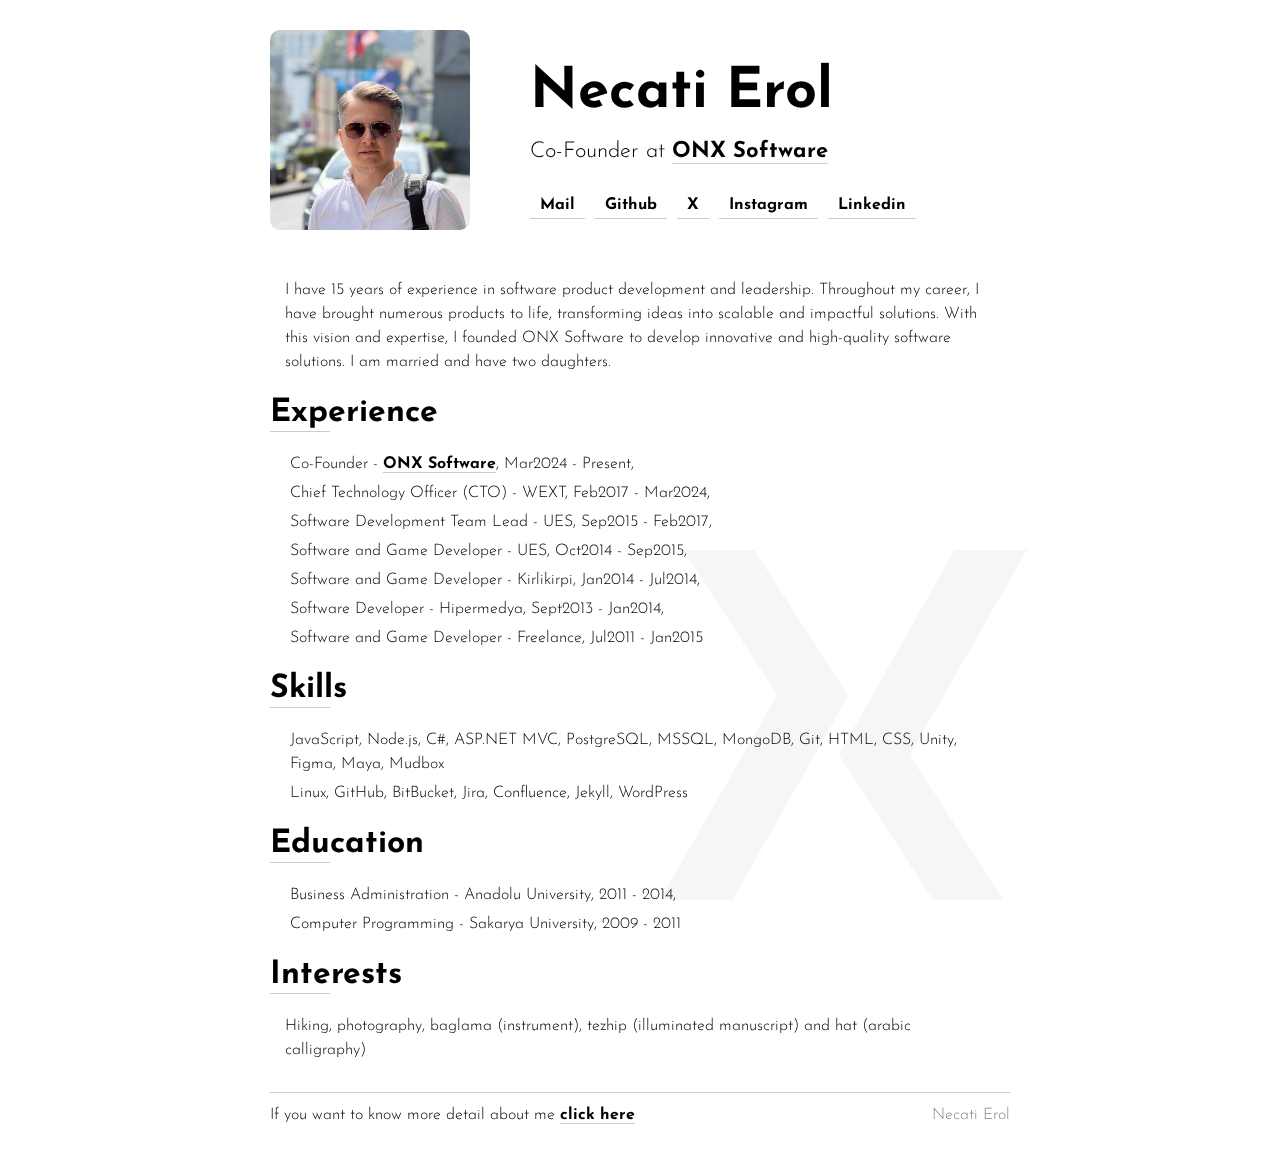
<file: index.html>
<!DOCTYPE html>
<html lang="en">

<head>
  <meta charset="UTF-8">
  <meta name="viewport" content="width=device-width, initial-scale=1.0">
  <link href="https://fonts.googleapis.com/css2?family=Josefin+Sans:wght@300&display=swap" rel="stylesheet">
  <link rel="stylesheet" href="main.css">
  <link rel="icon" type="image/ico" href="img/favicon.ico">
  <title>Necati Erol</title>
</head>

<body>
  <header>
    <div class="header-container">
      <div class="header-left">
        <img src="img/photo.jpg" alt="Profile Photo" class="profile-photo">
      </div>
      <div class="header-right">
        <h1>Necati Erol</h1>
        <p class="subtitle">Co-Founder at <a href="http://onx.software" target="_blank">ONX Software</a></p>
        <div class="social-media-links">
          <a href="mailto:im@necatierol.com">Mail</a>
          <a target="_blank" href="https://github.com/necatierol">Github</a>
          <a target="_blank" href="https://x.com/necatieroltr">X</a>
          <a target="_blank" href="https://www.instagram.com/necatieroltr">Instagram</a>
          <a target="_blank" href="https://linkedin.com/in/necatierol">Linkedin</a>
        </div>
      </div>
    </div>
  </header>

  <main>
    <section class="content">
      <p>I have 15 years of experience in software product development and leadership. Throughout my career, I have brought numerous products to life, transforming ideas into scalable and impactful solutions. With this vision and expertise, I founded ONX Software to develop innovative and high-quality software solutions. I am married and have two daughters.</p>
      <h2>Experience</h2>
      <ul>
        <li>Co-Founder - <a href="http://onx.software" targer="_blank">ONX Software</a>, ​​​​Mar2024 - Present,</li>
        <li>Chief Technology Officer (CTO) - WEXT, Feb​​​​2017 - Mar2024,</li>
        <li>Software Development Team Lead - UES, Sep​​​​2015 - Feb​​​​2017,</li>
        <li>Software and Game Developer - UES, Oct2014 - Sep​​​​2015,</li>
        <li>Software and Game Developer - Kirlikirpi, Jan2014 - Jul2014,</li>
        <li>Software Developer - Hipermedya, Sept2013 - Jan2014,</li>
        <li>Software and Game Developer - Freelance, Jul2011 - Jan2015</li>
      </ul>
      <h2>Skills</h2>
      <ul>
        <li>JavaScript, Node.js, C#, ASP.NET MVC, PostgreSQL, MSSQL, MongoDB, Git, HTML, CSS, Unity, Figma, Maya, Mudbox
        </li>
        <li>Linux, GitHub, BitBucket, Jira, Confluence, Jekyll, WordPress</li>
      </ul>
      <h2>Education</h2>
      <ul>
        <li>Business Administration - Anadolu University, 2011 - 2014,</li>
        <li>Computer Programming - Sakarya University, 2009 - 2011</li>
      </ul>
      <h2>Interests</h2>
      <p>
        Hiking, photography, baglama (instrument), tezhip (illuminated manuscript) and hat (arabic calligraphy)
      </p>
    </section>
  </main>
  <footer>
    If you want to know more detail about me <a href="detailed.html">click here</a>
    <span class="footer-right">Necati Erol</span>
  </footer>
  <div class="x-icon"></div>
</body>

</html>
</file>
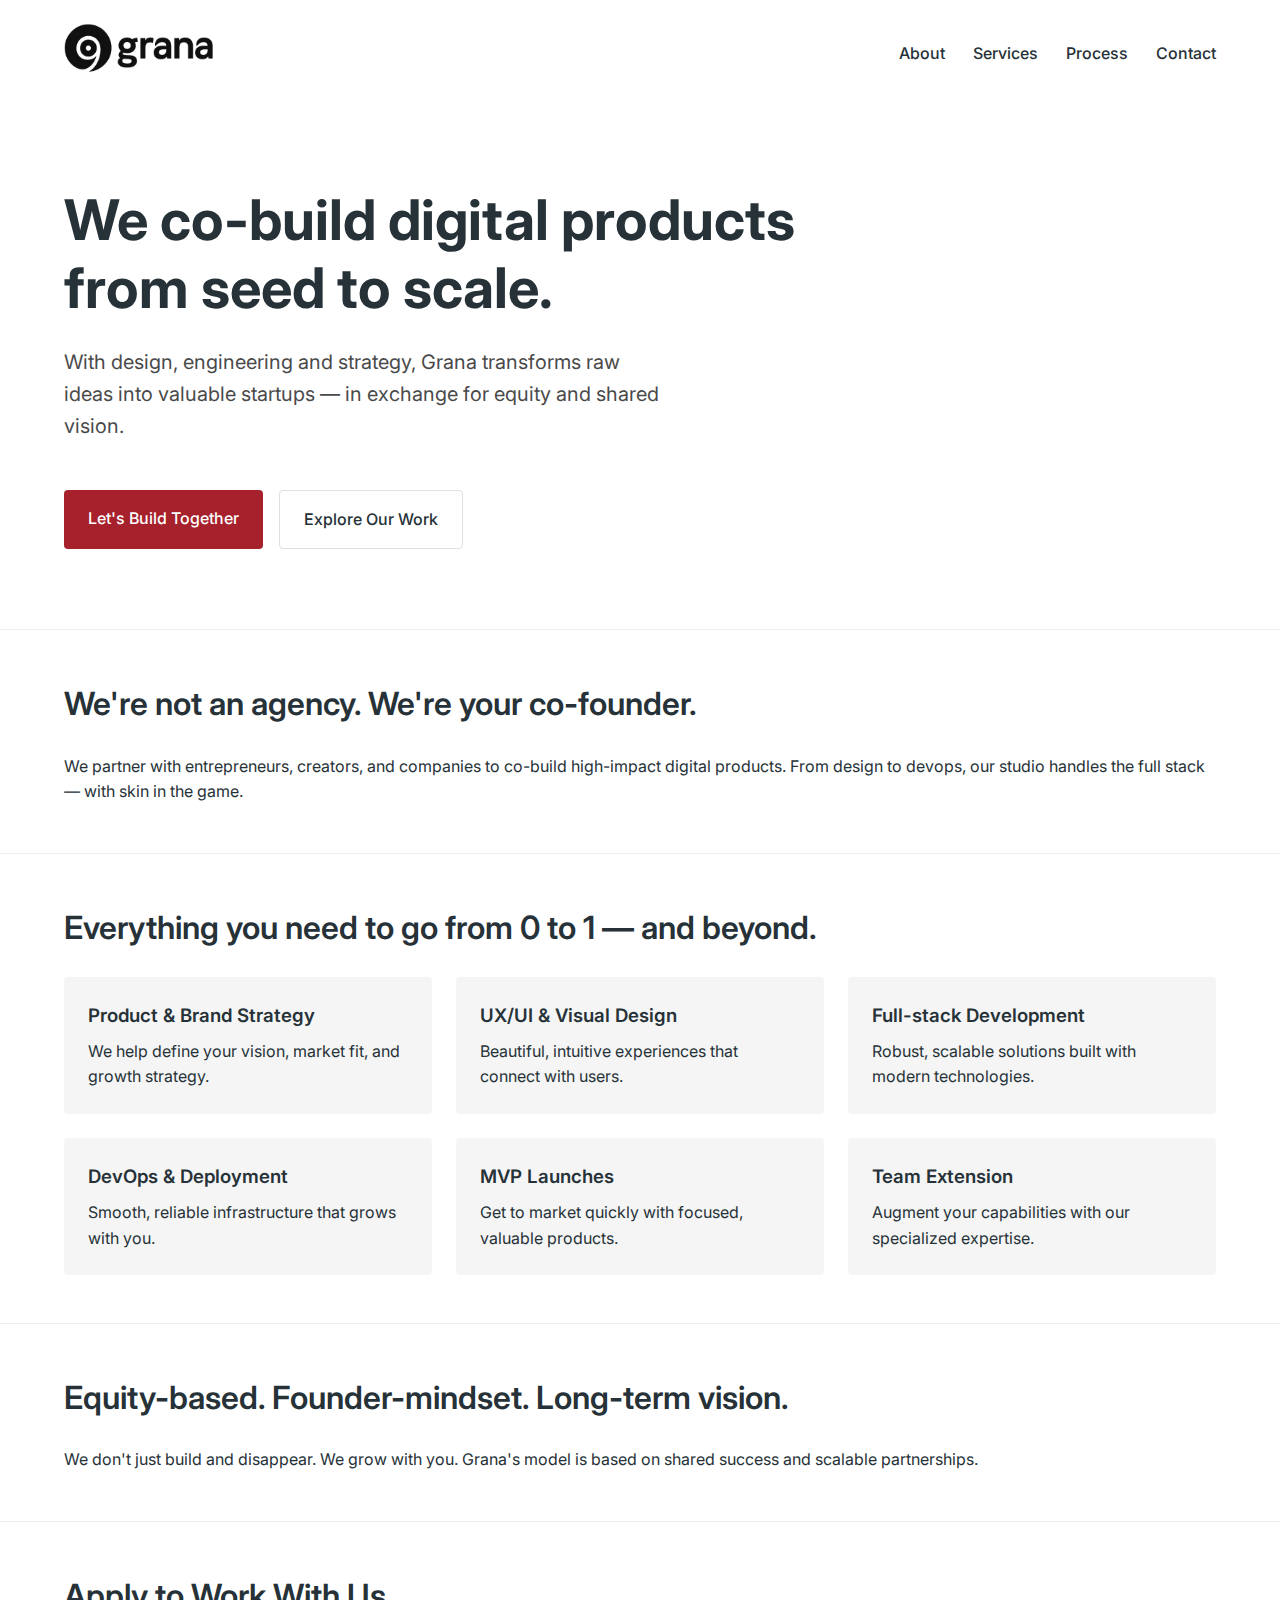
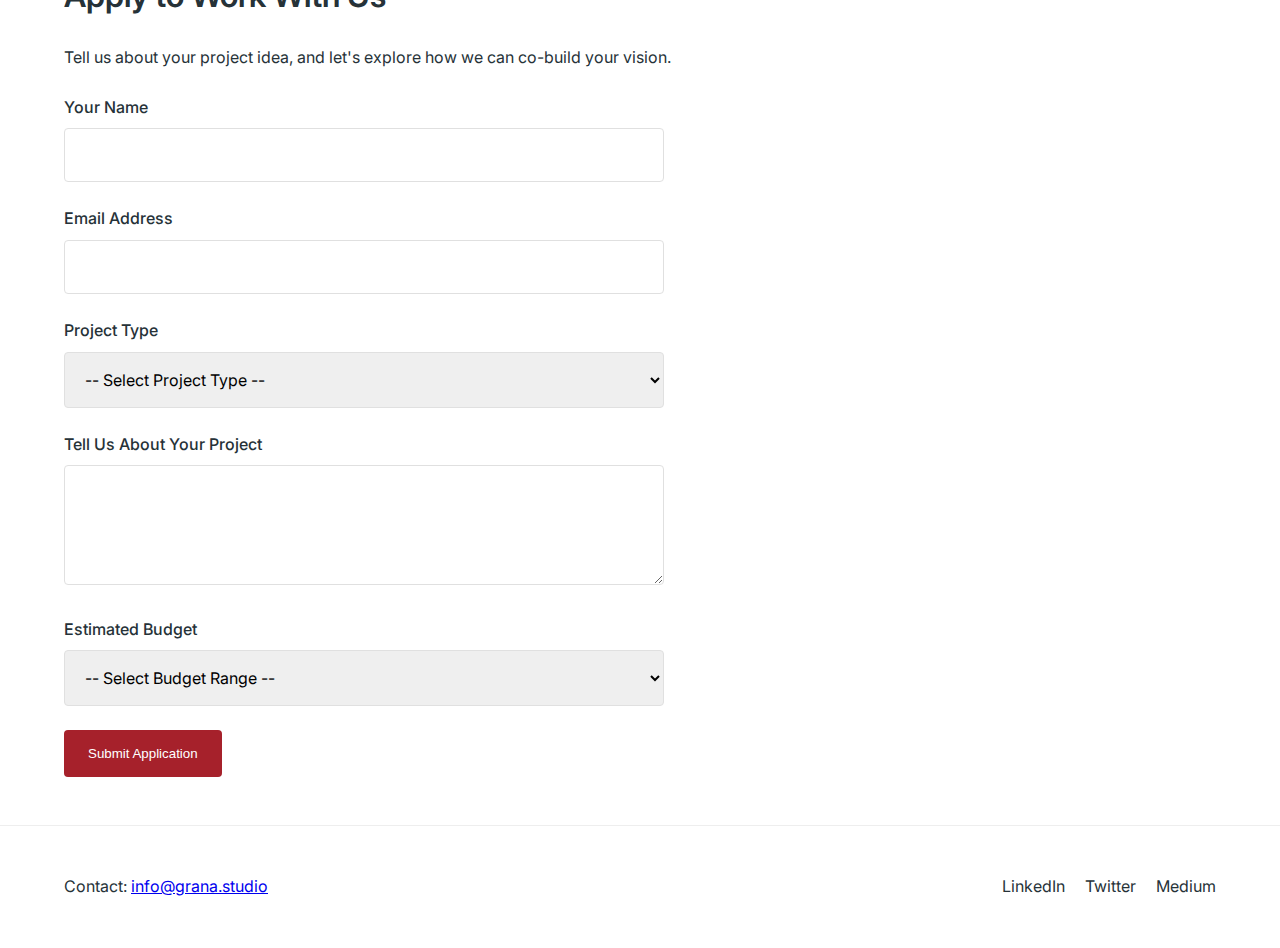
<file: grana/index.html>
<!DOCTYPE html>
<html lang="en">
<head>
  <meta charset="UTF-8" />
  <meta name="viewport" content="width=device-width, initial-scale=1.0" />
  <title>Grana Studio | Venture Studio</title>
  <link rel="preconnect" href="https://fonts.googleapis.com">
  <link rel="preconnect" href="https://fonts.gstatic.com" crossorigin>
  <link href="https://fonts.googleapis.com/css2?family=Inter:wght@300;400;500;600;700&display=swap" rel="stylesheet">
  <style>
    :root {
      --primary: #263238;
      --accent: #A6212B;
      --light: #FFFFFF;
      --gray-100: #F5F5F5;
      --gray-200: #EEEEEE;
      --gray-300: #E0E0E0;
      --space-xs: 8px;
      --space-sm: 16px;
      --space-md: 24px;
      --space-lg: 48px;
      --space-xl: 80px;
    }
    
    * {
      box-sizing: border-box;
      margin: 0;
      padding: 0;
    }
    
    body {
      font-family: 'Inter', sans-serif;
      line-height: 1.6;
      color: var(--primary);
      background-color: var(--light);
    }
    
    .container {
      max-width: 1200px;
      margin: 0 auto;
      padding: 0 var(--space-md);
    }
    
    nav {
      display: flex;
      justify-content: space-between;
      align-items: center;
      padding: var(--space-md) 0;
    }
    
    .logo {
      font-weight: 700;
      font-size: 1.5rem;
      color: var(--primary);
      text-decoration: none;
    }
    
    .nav-links a {
      margin-left: var(--space-md);
      color: var(--primary);
      text-decoration: none;
      font-weight: 500;
      transition: color 0.2s;
    }
    
    .nav-links a:hover {
      color: var(--accent);
    }
    
    .hero {
      padding: var(--space-xl) 0;
      display: flex;
      flex-direction: column;
      align-items: flex-start;
      gap: var(--space-md);
    }
    
    h1 {
      font-size: 3.5rem;
      font-weight: 700;
      line-height: 1.2;
      max-width: 800px;
    }
    
    .subtitle {
      font-size: 1.25rem;
      font-weight: 400;
      color: #4A4A4A;
      max-width: 600px;
    }
    
    .cta-buttons {
      display: flex;
      gap: var(--space-sm);
      margin-top: var(--space-md);
    }
    
    .btn {
      padding: var(--space-sm) var(--space-md);
      border-radius: 4px;
      font-weight: 500;
      text-decoration: none;
      transition: all 0.2s;
    }
    
    .btn-primary {
      background-color: var(--accent);
      color: white;
    }
    
    .btn-primary:hover {
      background-color: #8A1B23;
    }
    
    .btn-secondary {
      background-color: transparent;
      color: var(--primary);
      border: 1px solid var(--gray-300);
    }
    
    .btn-secondary:hover {
      background-color: var(--gray-100);
    }
    
    .section {
      padding: var(--space-lg) 0;
      border-top: 1px solid var(--gray-200);
    }
    
    h2 {
      font-size: 2rem;
      font-weight: 600;
      margin-bottom: var(--space-md);
    }
    
    .services {
      display: grid;
      grid-template-columns: repeat(auto-fill, minmax(300px, 1fr));
      gap: var(--space-md);
      margin-top: var(--space-md);
    }
    
    .service-item {
      padding: var(--space-md);
      background-color: var(--gray-100);
      border-radius: 4px;
    }
    
    .service-item h3 {
      margin-bottom: var(--space-xs);
      font-weight: 600;
    }
    
    .form-container {
      margin-top: var(--space-md);
      max-width: 600px;
    }
    
    .form-group {
      margin-bottom: var(--space-md);
    }
    
    label {
      display: block;
      margin-bottom: var(--space-xs);
      font-weight: 500;
    }
    
    input, textarea, select {
      width: 100%;
      padding: var(--space-sm);
      border: 1px solid var(--gray-300);
      border-radius: 4px;
      font-family: 'Inter', sans-serif;
      font-size: 1rem;
    }
    
    textarea {
      min-height: 120px;
      resize: vertical;
    }
    
    .submit-btn {
      background-color: var(--accent);
      color: white;
      border: none;
      padding: var(--space-sm) var(--space-md);
      border-radius: 4px;
      font-weight: 500;
      cursor: pointer;
      transition: background-color 0.2s;
    }
    
    .submit-btn:hover {
      background-color: #8A1B23;
    }
    
    footer {
      padding: var(--space-lg) 0;
      border-top: 1px solid var(--gray-200);
    }
    
    .footer-content {
      display: flex;
      justify-content: space-between;
      align-items: center;
    }
    
    .social a {
      margin-left: var(--space-sm);
      color: var(--primary);
      text-decoration: none;
    }
    
    @media (max-width: 768px) {
      h1 {
        font-size: 2.5rem;
      }
      
      .services {
        grid-template-columns: 1fr;
      }
      
      .footer-content {
        flex-direction: column;
        gap: var(--space-md);
        text-align: center;
      }
      
      .social {
        margin-top: var(--space-sm);
      }
    }
  </style>
</head>
<body>
  <div class="container">
    <nav>
      <a href="#" class="logo">
        <img src="./logo.svg" alt="Grana Logo" height="48">
      </a>
      <div class="nav-links">
        <a href="#about">About</a>
        <a href="#services">Services</a>
        <a href="#process">Process</a>
        <a href="#contact">Contact</a>
      </div>
    </nav>
    
    <div class="hero">
      <h1>We co-build digital products from seed to scale.</h1>
      <p class="subtitle">With design, engineering and strategy, Grana transforms raw ideas into valuable startups — in exchange for equity and shared vision.</p>
      <div class="cta-buttons">
        <a href="#contact" class="btn btn-primary">Let's Build Together</a>
        <a href="#work" class="btn btn-secondary">Explore Our Work</a>
      </div>
    </div>
  </div>
  
  <section class="section" id="about">
    <div class="container">
      <h2>We're not an agency. We're your co-founder.</h2>
      <p>We partner with entrepreneurs, creators, and companies to co-build high-impact digital products. From design to devops, our studio handles the full stack — with skin in the game.</p>
    </div>
  </section>
  
  <section class="section" id="services">
    <div class="container">
      <h2>Everything you need to go from 0 to 1 — and beyond.</h2>
      <div class="services">
        <div class="service-item">
          <h3>Product & Brand Strategy</h3>
          <p>We help define your vision, market fit, and growth strategy.</p>
        </div>
        <div class="service-item">
          <h3>UX/UI & Visual Design</h3>
          <p>Beautiful, intuitive experiences that connect with users.</p>
        </div>
        <div class="service-item">
          <h3>Full-stack Development</h3>
          <p>Robust, scalable solutions built with modern technologies.</p>
        </div>
        <div class="service-item">
          <h3>DevOps & Deployment</h3>
          <p>Smooth, reliable infrastructure that grows with you.</p>
        </div>
        <div class="service-item">
          <h3>MVP Launches</h3>
          <p>Get to market quickly with focused, valuable products.</p>
        </div>
        <div class="service-item">
          <h3>Team Extension</h3>
          <p>Augment your capabilities with our specialized expertise.</p>
        </div>
      </div>
    </div>
  </section>
  
  <section class="section" id="process">
    <div class="container">
      <h2>Equity-based. Founder-mindset. Long-term vision.</h2>
      <p>We don't just build and disappear. We grow with you. Grana's model is based on shared success and scalable partnerships.</p>
    </div>
  </section>
  
  <section class="section" id="contact">
    <div class="container">
      <h2>Apply to Work With Us</h2>
      <p>Tell us about your project idea, and let's explore how we can co-build your vision.</p>
      
      <div class="form-container">
        <form id="application-form">
          <div class="form-group">
            <label for="name">Your Name</label>
            <input type="text" id="name" name="name" required>
          </div>
          
          <div class="form-group">
            <label for="email">Email Address</label>
            <input type="email" id="email" name="email" required>
          </div>
          
          <div class="form-group">
            <label for="project-type">Project Type</label>
            <select id="project-type" name="project-type" required>
              <option value="">-- Select Project Type --</option>
              <option value="new-startup">New Startup</option>
              <option value="existing-business">Existing Business</option>
              <option value="mvp">MVP Development</option>
              <option value="product-enhancement">Product Enhancement</option>
              <option value="other">Other</option>
            </select>
          </div>
          
          <div class="form-group">
            <label for="description">Tell Us About Your Project</label>
            <textarea id="description" name="description" required></textarea>
          </div>
          
          <div class="form-group">
            <label for="budget">Estimated Budget</label>
            <select id="budget" name="budget">
              <option value="">-- Select Budget Range --</option>
              <option value="under-50k">Under $50K</option>
              <option value="50k-100k">$50K - $100K</option>
              <option value="100k-250k">$100K - $250K</option>
              <option value="250k+">$250K+</option>
              <option value="equity-only">Equity Only</option>
            </select>
          </div>
          
          <button type="submit" class="submit-btn">Submit Application</button>
        </form>
      </div>
    </div>
  </section>
  
  <footer>
    <div class="container">
      <div class="footer-content">
        <div>
          <p>Contact: <a href="mailto:info@grana.studio">info@grana.studio</a></p>
        </div>
        <div class="social">
          <a href="#">LinkedIn</a>
          <a href="#">Twitter</a>
          <a href="#">Medium</a>
        </div>
      </div>
    </div>
  </footer>
</body>
</html>
</file>
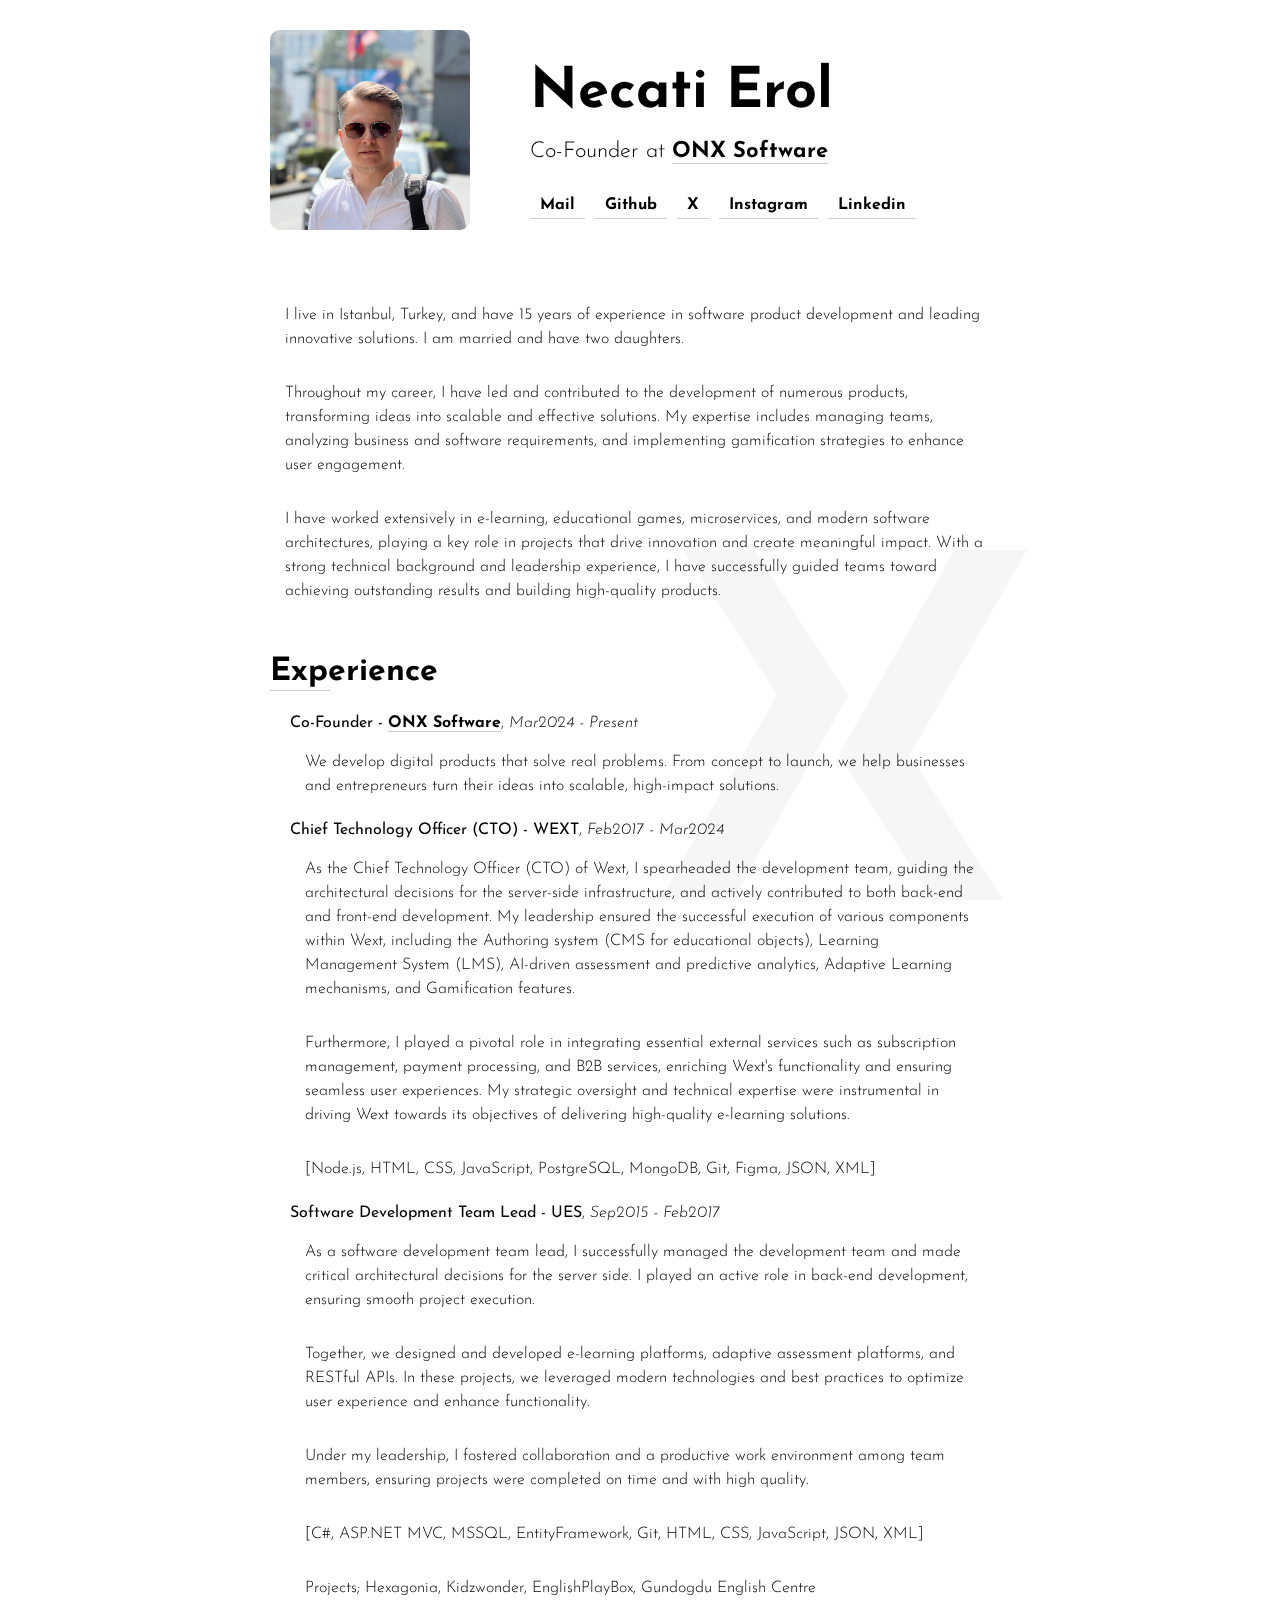
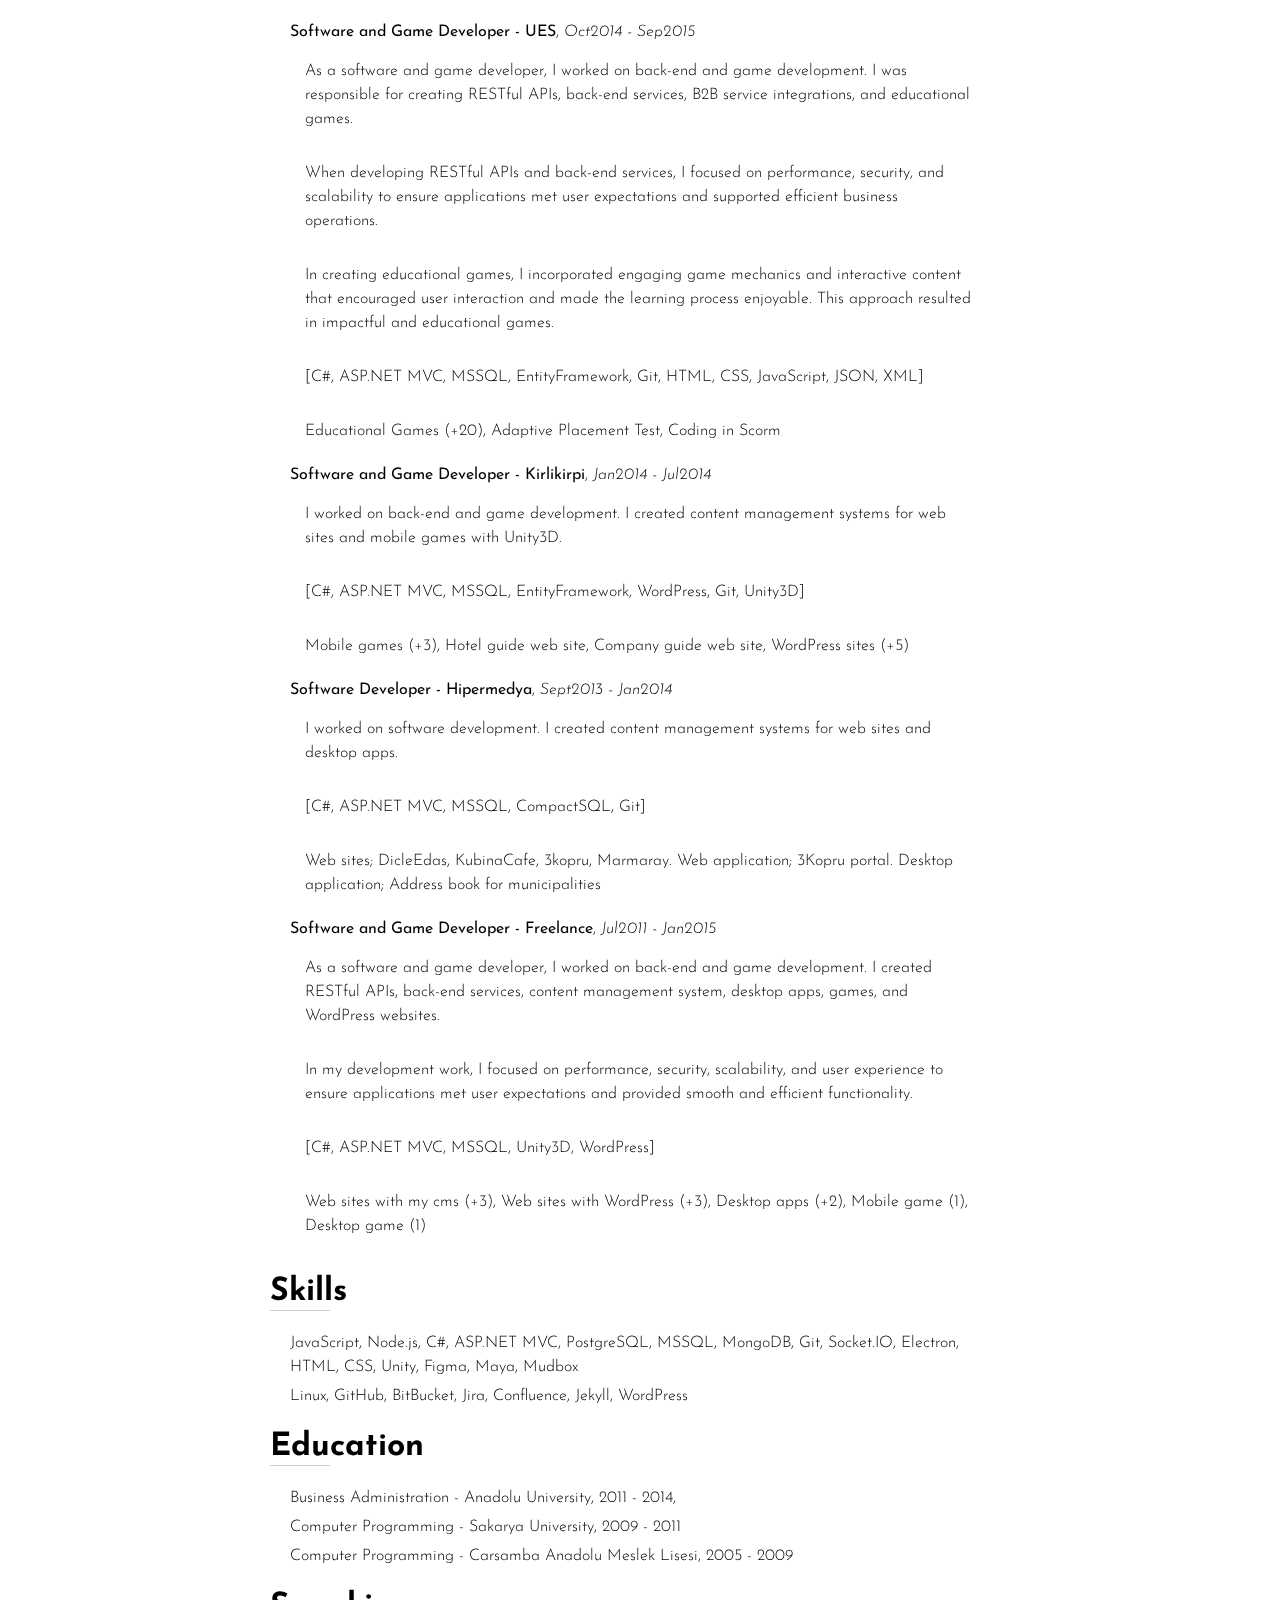
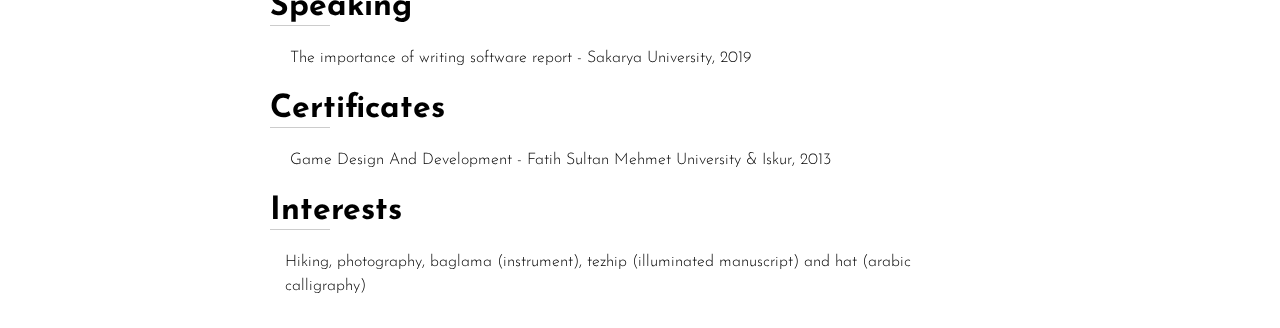
<file: detailed-resume.html>
<!DOCTYPE html>
<html lang="en">

<head>
  <meta charset="UTF-8">
  <meta name="viewport" content="width=device-width, initial-scale=1.0">
  <link href="https://fonts.googleapis.com/css2?family=Josefin+Sans:wght@300&display=swap" rel="stylesheet">
  <link rel="stylesheet" href="main.css">
  <title>Necati Erol</title>
</head>

<body>
  <header>
    <div class="header-container">
      <div class="header-left">
        <img src="photo.jpg" alt="Profile Photo" class="profile-photo">
      </div>
      <div class="header-right">
        <h1>Necati Erol</h1>
        <p class="subtitle">Co-Founder at <a href="http://onx.software" target="_blank">ONX Software</a></p>
        <div class="social-media-links">
          <a href="mailto:im@necatierol.com">Mail</a>
          <a target="_blank" href="https://github.com/necatierol">Github</a>
          <a target="_blank" href="https://x.com/necatieroltr">X</a>
          <a target="_blank" href="https://www.instagram.com/necatieroltr">Instagram</a>
          <a target="_blank" href="https://linkedin.com/in/necatierol">Linkedin</a>
        </div>
      </div>
    </div>
  </header>

  <main>
    <section class="bio">
      <p>I live in Istanbul, Turkey, and have 15 years of experience in software product development and leading innovative solutions. I am married and have two daughters.</p>  
      <p>Throughout my career, I have led and contributed to the development of numerous products, transforming ideas into scalable and effective solutions. My expertise includes managing teams, analyzing business and software requirements, and implementing gamification strategies to enhance user engagement.</p>  
      <p>I have worked extensively in e-learning, educational games, microservices, and modern software architectures, playing a key role in projects that drive innovation and create meaningful impact. With a strong technical background and leadership experience, I have successfully guided teams toward achieving outstanding results and building high-quality products.</p>  
    </section>
    <section class="detailed-contents">
      <h2>Experience</h2>
      <ul>
        <li>
          <b>Co-Founder - <a href="http://onx.software" targer="_blank">ONX Software</a></b>, <i>Mar2024 - Present</i>
          <p>
            We develop digital products that solve real problems. From concept to launch, we help businesses and entrepreneurs turn their ideas into scalable, high-impact solutions.
          </p>
        </li>
        <li>
          <b>Chief Technology Officer (CTO) - WEXT</b>, <i>Feb​​​​2017 - Mar2024</i>
          <p>As the Chief Technology Officer (CTO) of Wext, I spearheaded the development team, guiding the architectural decisions for the server-side infrastructure, and actively contributed to both back-end and front-end development. My leadership ensured the successful execution of various components within Wext, including the Authoring system (CMS for educational objects), Learning Management System (LMS), AI-driven assessment and predictive analytics, Adaptive Learning mechanisms, and Gamification features.</p>
          <p>Furthermore, I played a pivotal role in integrating essential external services such as subscription management, payment processing, and B2B services, enriching Wext's functionality and ensuring seamless user experiences. My strategic oversight and technical expertise were instrumental in driving Wext towards its objectives of delivering high-quality e-learning solutions.</p>
          <p>[Node.js, HTML, CSS, JavaScript, PostgreSQL, MongoDB, Git, Figma, JSON, XML]</p>
        </li>
        <li>
          <b>Software Development Team Lead - UES</b>, <i>Sep​​​​2015 - Feb​​​​2017</i>
          <p>As a software development team lead, I successfully managed the development team and made critical architectural decisions for the server side. I played an active role in back-end development, ensuring smooth project execution.</p>
          <p>Together, we designed and developed e-learning platforms, adaptive assessment platforms, and RESTful APIs. In these projects, we leveraged modern technologies and best practices to optimize user experience and enhance functionality.</p>
          <p>Under my leadership, I fostered collaboration and a productive work environment among team members, ensuring projects were completed on time and with high quality.</p>
          <p>[C#, ASP.NET MVC, MSSQL, EntityFramework, Git, HTML, CSS, JavaScript, JSON, XML]</p>
          <p>Projects; Hexagonia, Kidzwonder, EnglishPlayBox, Gundogdu English Centre</p>
        </li>
        <li>
          <b>Software and Game Developer - UES</b>, <i>Oct2014 - Sep​​​​2015</i>
          <p>As a software and game developer, I worked on back-end and game development. I was responsible for creating RESTful APIs, back-end services, B2B service integrations, and educational games.</p>
          <p>When developing RESTful APIs and back-end services, I focused on performance, security, and scalability to ensure applications met user expectations and supported efficient business operations.</p>
          <p>In creating educational games, I incorporated engaging game mechanics and interactive content that encouraged user interaction and made the learning process enjoyable. This approach resulted in impactful and educational games.</p>
          <p>[C#, ASP.NET MVC, MSSQL, EntityFramework, Git, HTML, CSS, JavaScript, JSON, XML]</p>
          <p>Educational Games (+20), Adaptive Placement Test, Coding in Scorm</p>
        </li>
        <li>
          <b>Software and Game Developer - Kirlikirpi</b>, <i>Jan2014 - Jul2014</i>
          <p>
            I worked on back-end and game development. I created content management systems for web sites and mobile games
            with Unity3D.
          </p>
          <p>[C#, ASP.NET MVC, MSSQL, EntityFramework, WordPress, Git, Unity3D]</p>
          <p>Mobile games (+3), Hotel guide web site, Company guide web site, WordPress sites (+5)</p>
        </li>
        <li>
          <b>Software Developer - Hipermedya</b>, <i>Sept2013 - Jan2014</i>
          <p>
            I worked on software development. I created content management systems for web sites and desktop apps.
          </p>
          <p>[C#, ASP.NET MVC, MSSQL, CompactSQL, Git]</p>
          <p>Web sites; DicleEdas, KubinaCafe, 3kopru, Marmaray. Web application; 3Kopru portal. Desktop application;
            Address book for municipalities</p>
        </li>
        <li>
          <b>Software and Game Developer - Freelance</b>, <i>Jul2011 - Jan2015</i>
          <p>As a software and game developer, I worked on back-end and game development. I created RESTful APIs, back-end services, content management system, desktop apps, games, and WordPress websites.</p>
          <p>In my development work, I focused on performance, security, scalability, and user experience to ensure applications met user expectations and provided smooth and efficient functionality.</p>
          <p>[C#, ASP.NET MVC, MSSQL, Unity3D, WordPress]</p>
          <p>Web sites with my cms (+3), Web sites with WordPress (+3), Desktop apps (+2), Mobile game (1), Desktop game
            (1)</p>
        </li>
      </ul>
      <h2>Skills</h2>
      <ul>
        <li>
          JavaScript, Node.js, C#, ASP.NET MVC, PostgreSQL, MSSQL, MongoDB, Git, Socket.IO, Electron, HTML, CSS, Unity, Figma, Maya, Mudbox
        </li>
        <li>
          Linux, GitHub, BitBucket, Jira, Confluence, Jekyll, WordPress
        </li>
      </ul>
      <h2>Education</h2>
      <ul>
        <li>Business Administration - Anadolu University, 2011 - 2014,</li>
        <li>Computer Programming - Sakarya University, 2009 - 2011</li>
        <li>Computer Programming - Carsamba Anadolu Meslek Lisesi, 2005 - 2009</li>
      </ul>
      <h2>Speaking</h2>
      <ul>
        <li>The importance of writing software report - Sakarya University, 2019</li>
      </ul>
      <h2>Certificates</h2>
      <ul>
        <li>Game Design And Development - Fatih Sultan Mehmet University & Iskur, 2013</li>
      </ul>
      <h2>Interests</h2>
      <p>
        Hiking, photography, baglama (instrument), tezhip (illuminated manuscript) and hat (arabic calligraphy)
      </p>
    </section>
  </main>
  <div class="x-icon"></div>
</body>

</html>
</file>
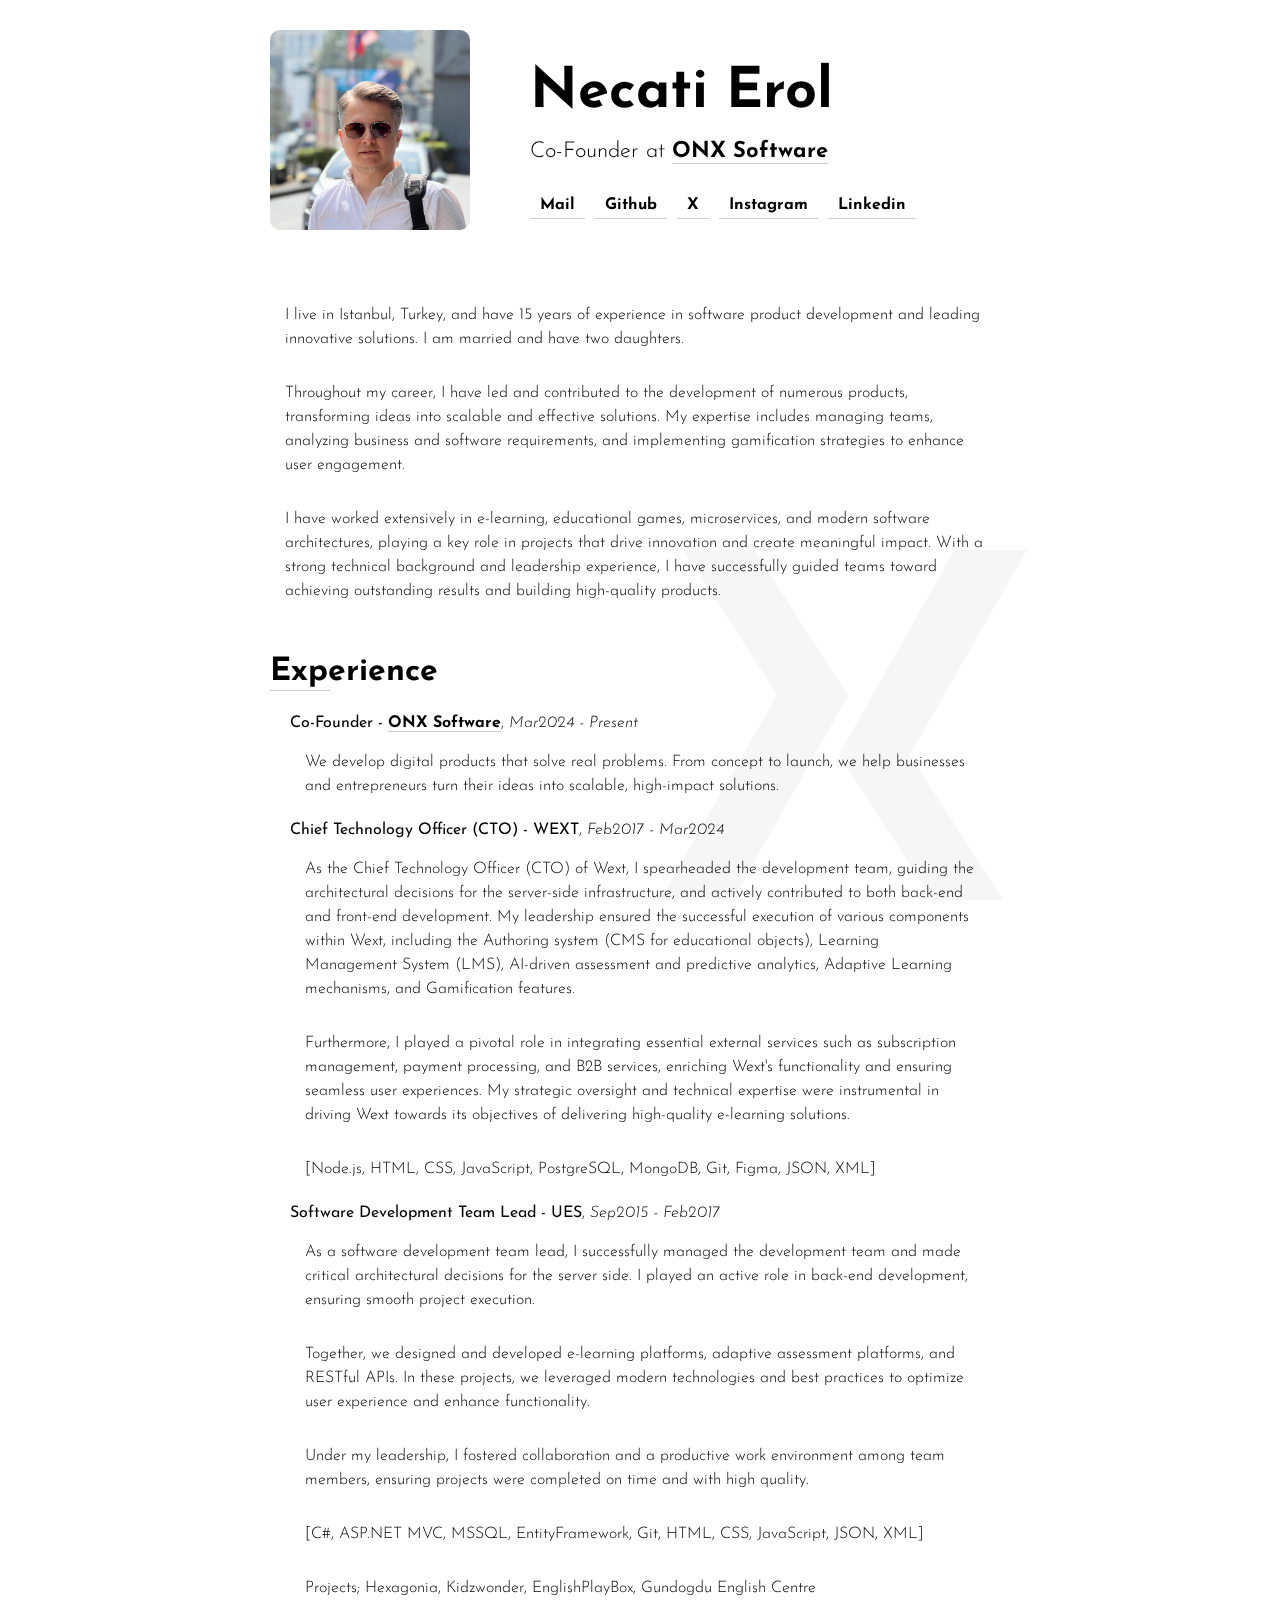
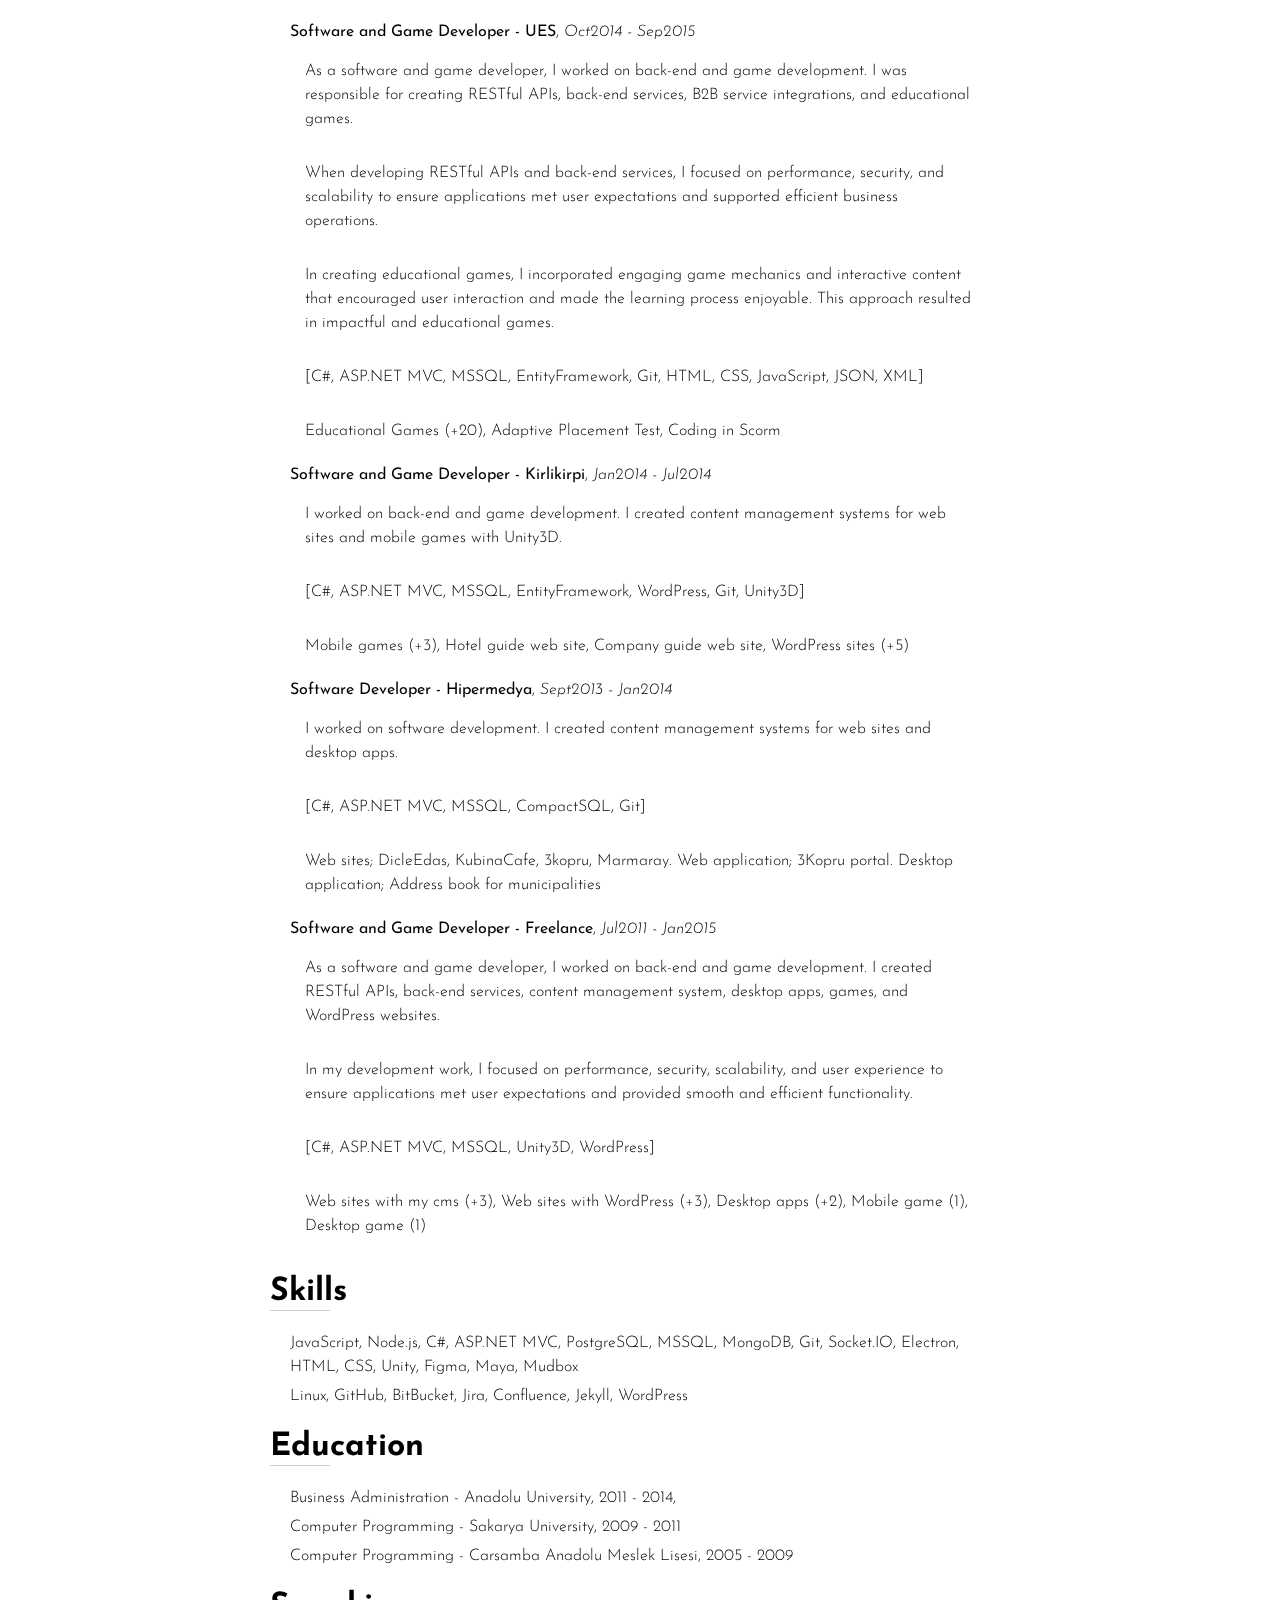
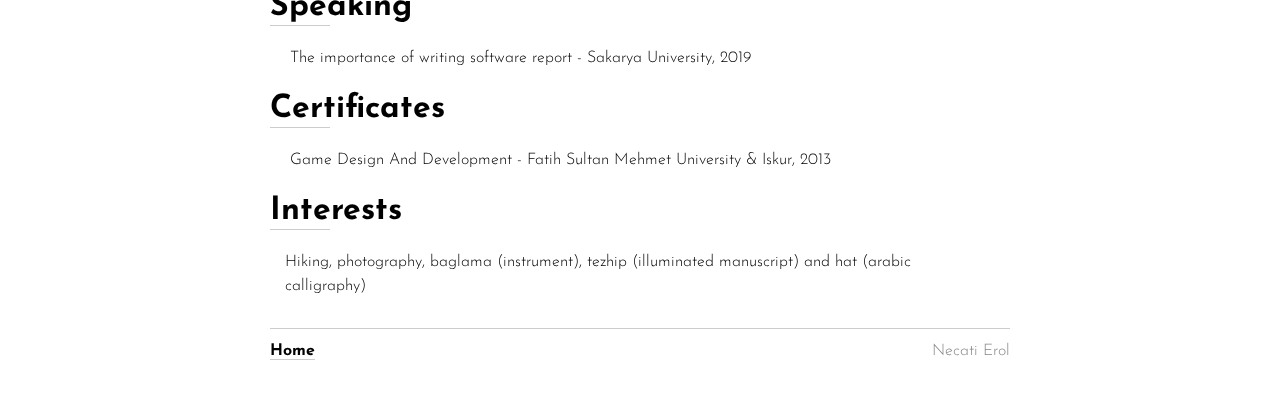
<file: detailed.html>
<!DOCTYPE html>
<html lang="en">

<head>
  <meta charset="UTF-8">
  <meta name="viewport" content="width=device-width, initial-scale=1.0">
  <link href="https://fonts.googleapis.com/css2?family=Josefin+Sans:wght@300&display=swap" rel="stylesheet">
  <link rel="stylesheet" href="main.css">
  <link rel="icon" type="image/ico" href="img/favicon.ico">
  <title>Necati Erol</title>
</head>

<body>
  <header>
    <div class="header-container">
      <div class="header-left">
        <img src="img/photo.jpg" alt="Profile Photo" class="profile-photo">
      </div>
      <div class="header-right">
        <h1>Necati Erol</h1>
        <p class="subtitle">Co-Founder at <a href="http://onx.software" target="_blank">ONX Software</a></p>
        <div class="social-media-links">
          <a href="mailto:im@necatierol.com">Mail</a>
          <a target="_blank" href="https://github.com/necatierol">Github</a>
          <a target="_blank" href="https://x.com/necatieroltr">X</a>
          <a target="_blank" href="https://www.instagram.com/necatieroltr">Instagram</a>
          <a target="_blank" href="https://linkedin.com/in/necatierol">Linkedin</a>
        </div>
      </div>
    </div>
  </header>

  <main>
    <section class="bio">
      <p>I live in Istanbul, Turkey, and have 15 years of experience in software product development and leading innovative solutions. I am married and have two daughters.</p>  
      <p>Throughout my career, I have led and contributed to the development of numerous products, transforming ideas into scalable and effective solutions. My expertise includes managing teams, analyzing business and software requirements, and implementing gamification strategies to enhance user engagement.</p>  
      <p>I have worked extensively in e-learning, educational games, microservices, and modern software architectures, playing a key role in projects that drive innovation and create meaningful impact. With a strong technical background and leadership experience, I have successfully guided teams toward achieving outstanding results and building high-quality products.</p>  
    </section>
    <section class="detailed-contents">
      <h2>Experience</h2>
      <ul>
        <li>
          <b>Co-Founder - <a href="http://onx.software" targer="_blank">ONX Software</a></b>, <i>Mar2024 - Present</i>
          <p>
            We develop digital products that solve real problems. From concept to launch, we help businesses and entrepreneurs turn their ideas into scalable, high-impact solutions.
          </p>
        </li>
        <li>
          <b>Chief Technology Officer (CTO) - WEXT</b>, <i>Feb​​​​2017 - Mar2024</i>
          <p>As the Chief Technology Officer (CTO) of Wext, I spearheaded the development team, guiding the architectural decisions for the server-side infrastructure, and actively contributed to both back-end and front-end development. My leadership ensured the successful execution of various components within Wext, including the Authoring system (CMS for educational objects), Learning Management System (LMS), AI-driven assessment and predictive analytics, Adaptive Learning mechanisms, and Gamification features.</p>
          <p>Furthermore, I played a pivotal role in integrating essential external services such as subscription management, payment processing, and B2B services, enriching Wext's functionality and ensuring seamless user experiences. My strategic oversight and technical expertise were instrumental in driving Wext towards its objectives of delivering high-quality e-learning solutions.</p>
          <p>[Node.js, HTML, CSS, JavaScript, PostgreSQL, MongoDB, Git, Figma, JSON, XML]</p>
        </li>
        <li>
          <b>Software Development Team Lead - UES</b>, <i>Sep​​​​2015 - Feb​​​​2017</i>
          <p>As a software development team lead, I successfully managed the development team and made critical architectural decisions for the server side. I played an active role in back-end development, ensuring smooth project execution.</p>
          <p>Together, we designed and developed e-learning platforms, adaptive assessment platforms, and RESTful APIs. In these projects, we leveraged modern technologies and best practices to optimize user experience and enhance functionality.</p>
          <p>Under my leadership, I fostered collaboration and a productive work environment among team members, ensuring projects were completed on time and with high quality.</p>
          <p>[C#, ASP.NET MVC, MSSQL, EntityFramework, Git, HTML, CSS, JavaScript, JSON, XML]</p>
          <p>Projects; Hexagonia, Kidzwonder, EnglishPlayBox, Gundogdu English Centre</p>
        </li>
        <li>
          <b>Software and Game Developer - UES</b>, <i>Oct2014 - Sep​​​​2015</i>
          <p>As a software and game developer, I worked on back-end and game development. I was responsible for creating RESTful APIs, back-end services, B2B service integrations, and educational games.</p>
          <p>When developing RESTful APIs and back-end services, I focused on performance, security, and scalability to ensure applications met user expectations and supported efficient business operations.</p>
          <p>In creating educational games, I incorporated engaging game mechanics and interactive content that encouraged user interaction and made the learning process enjoyable. This approach resulted in impactful and educational games.</p>
          <p>[C#, ASP.NET MVC, MSSQL, EntityFramework, Git, HTML, CSS, JavaScript, JSON, XML]</p>
          <p>Educational Games (+20), Adaptive Placement Test, Coding in Scorm</p>
        </li>
        <li>
          <b>Software and Game Developer - Kirlikirpi</b>, <i>Jan2014 - Jul2014</i>
          <p>
            I worked on back-end and game development. I created content management systems for web sites and mobile games
            with Unity3D.
          </p>
          <p>[C#, ASP.NET MVC, MSSQL, EntityFramework, WordPress, Git, Unity3D]</p>
          <p>Mobile games (+3), Hotel guide web site, Company guide web site, WordPress sites (+5)</p>
        </li>
        <li>
          <b>Software Developer - Hipermedya</b>, <i>Sept2013 - Jan2014</i>
          <p>
            I worked on software development. I created content management systems for web sites and desktop apps.
          </p>
          <p>[C#, ASP.NET MVC, MSSQL, CompactSQL, Git]</p>
          <p>Web sites; DicleEdas, KubinaCafe, 3kopru, Marmaray. Web application; 3Kopru portal. Desktop application;
            Address book for municipalities</p>
        </li>
        <li>
          <b>Software and Game Developer - Freelance</b>, <i>Jul2011 - Jan2015</i>
          <p>As a software and game developer, I worked on back-end and game development. I created RESTful APIs, back-end services, content management system, desktop apps, games, and WordPress websites.</p>
          <p>In my development work, I focused on performance, security, scalability, and user experience to ensure applications met user expectations and provided smooth and efficient functionality.</p>
          <p>[C#, ASP.NET MVC, MSSQL, Unity3D, WordPress]</p>
          <p>Web sites with my cms (+3), Web sites with WordPress (+3), Desktop apps (+2), Mobile game (1), Desktop game
            (1)</p>
        </li>
      </ul>
      <h2>Skills</h2>
      <ul>
        <li>
          JavaScript, Node.js, C#, ASP.NET MVC, PostgreSQL, MSSQL, MongoDB, Git, Socket.IO, Electron, HTML, CSS, Unity, Figma, Maya, Mudbox
        </li>
        <li>
          Linux, GitHub, BitBucket, Jira, Confluence, Jekyll, WordPress
        </li>
      </ul>
      <h2>Education</h2>
      <ul>
        <li>Business Administration - Anadolu University, 2011 - 2014,</li>
        <li>Computer Programming - Sakarya University, 2009 - 2011</li>
        <li>Computer Programming - Carsamba Anadolu Meslek Lisesi, 2005 - 2009</li>
      </ul>
      <h2>Speaking</h2>
      <ul>
        <li>The importance of writing software report - Sakarya University, 2019</li>
      </ul>
      <h2>Certificates</h2>
      <ul>
        <li>Game Design And Development - Fatih Sultan Mehmet University & Iskur, 2013</li>
      </ul>
      <h2>Interests</h2>
      <p>
        Hiking, photography, baglama (instrument), tezhip (illuminated manuscript) and hat (arabic calligraphy)
      </p>
    </section>
  </main>
  <footer>
    <a href="index.html">Home</a>
    <span class="footer-right">Necati Erol</span>
  </footer>
  <div class="x-icon"></div>
</body>

</html>
</file>
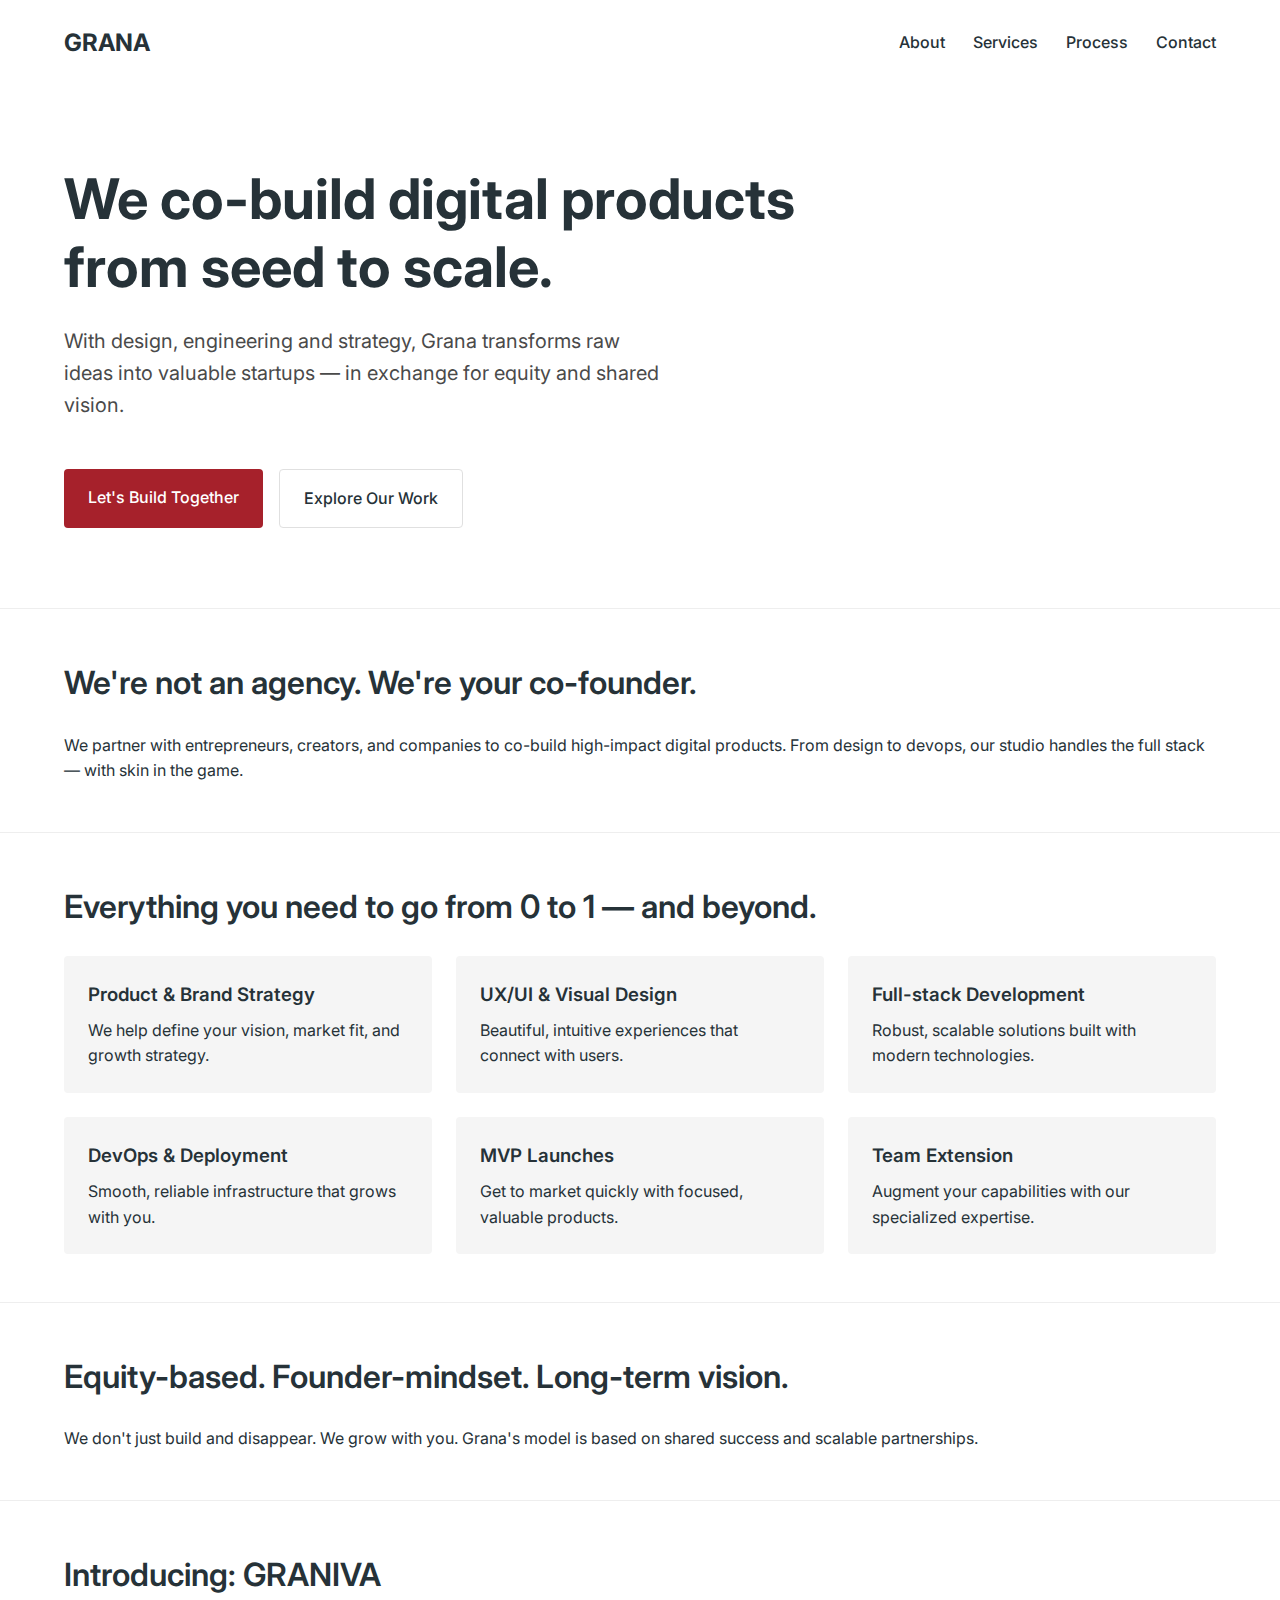
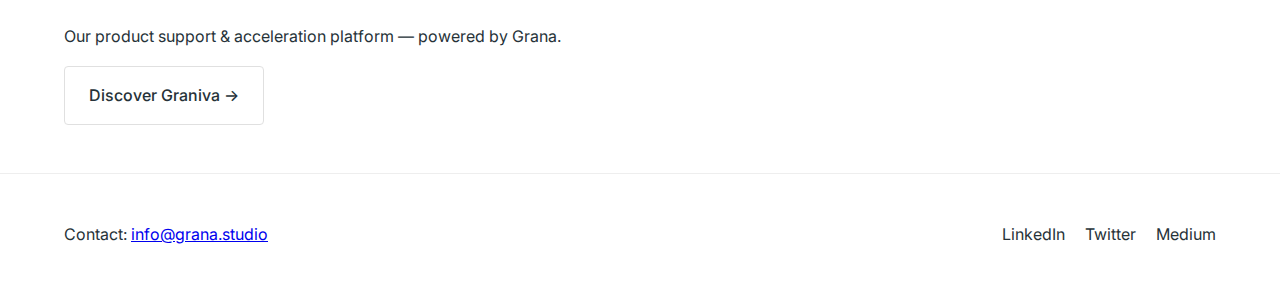
<file: grana.html>
<!DOCTYPE html>
<html lang="en">
<head>
  <meta charset="UTF-8" />
  <meta name="viewport" content="width=device-width, initial-scale=1.0" />
  <title>Grana Studio | Venture Studio</title>
  <link rel="preconnect" href="https://fonts.googleapis.com">
  <link rel="preconnect" href="https://fonts.gstatic.com" crossorigin>
  <link href="https://fonts.googleapis.com/css2?family=Inter:wght@300;400;500;600;700&display=swap" rel="stylesheet">
  <style>
    :root {
      --primary: #263238;
      --accent: #A6212B;
      --light: #FFFFFF;
      --gray-100: #F5F5F5;
      --gray-200: #EEEEEE;
      --gray-300: #E0E0E0;
      --space-xs: 8px;
      --space-sm: 16px;
      --space-md: 24px;
      --space-lg: 48px;
      --space-xl: 80px;
    }
    
    * {
      box-sizing: border-box;
      margin: 0;
      padding: 0;
    }
    
    body {
      font-family: 'Inter', sans-serif;
      line-height: 1.6;
      color: var(--primary);
      background-color: var(--light);
    }
    
    .container {
      max-width: 1200px;
      margin: 0 auto;
      padding: 0 var(--space-md);
    }
    
    nav {
      display: flex;
      justify-content: space-between;
      align-items: center;
      padding: var(--space-md) 0;
    }
    
    .logo {
      font-weight: 700;
      font-size: 1.5rem;
      color: var(--primary);
      text-decoration: none;
    }
    
    .nav-links a {
      margin-left: var(--space-md);
      color: var(--primary);
      text-decoration: none;
      font-weight: 500;
      transition: color 0.2s;
    }
    
    .nav-links a:hover {
      color: var(--accent);
    }
    
    .hero {
      padding: var(--space-xl) 0;
      display: flex;
      flex-direction: column;
      align-items: flex-start;
      gap: var(--space-md);
    }
    
    h1 {
      font-size: 3.5rem;
      font-weight: 700;
      line-height: 1.2;
      max-width: 800px;
    }
    
    .subtitle {
      font-size: 1.25rem;
      font-weight: 400;
      color: #4A4A4A;
      max-width: 600px;
    }
    
    .cta-buttons {
      display: flex;
      gap: var(--space-sm);
      margin-top: var(--space-md);
    }
    
    .btn {
      padding: var(--space-sm) var(--space-md);
      border-radius: 4px;
      font-weight: 500;
      text-decoration: none;
      transition: all 0.2s;
    }
    
    .btn-primary {
      background-color: var(--accent);
      color: white;
    }
    
    .btn-primary:hover {
      background-color: #8A1B23;
    }
    
    .btn-secondary {
      background-color: transparent;
      color: var(--primary);
      border: 1px solid var(--gray-300);
    }
    
    .btn-secondary:hover {
      background-color: var(--gray-100);
    }
    
    .section {
      padding: var(--space-lg) 0;
      border-top: 1px solid var(--gray-200);
    }
    
    h2 {
      font-size: 2rem;
      font-weight: 600;
      margin-bottom: var(--space-md);
    }
    
    .services {
      display: grid;
      grid-template-columns: repeat(auto-fill, minmax(300px, 1fr));
      gap: var(--space-md);
      margin-top: var(--space-md);
    }
    
    .service-item {
      padding: var(--space-md);
      background-color: var(--gray-100);
      border-radius: 4px;
    }
    
    .service-item h3 {
      margin-bottom: var(--space-xs);
      font-weight: 600;
    }
    
    footer {
      padding: var(--space-lg) 0;
      border-top: 1px solid var(--gray-200);
    }
    
    .footer-content {
      display: flex;
      justify-content: space-between;
      align-items: center;
    }
    
    .social a {
      margin-left: var(--space-sm);
      color: var(--primary);
      text-decoration: none;
    }
    
    @media (max-width: 768px) {
      h1 {
        font-size: 2.5rem;
      }
      
      .services {
        grid-template-columns: 1fr;
      }
      
      .footer-content {
        flex-direction: column;
        gap: var(--space-md);
        text-align: center;
      }
      
      .social {
        margin-top: var(--space-sm);
      }
    }
  </style>
</head>
<body>
  <div class="container">
    <nav>
      <a href="#" class="logo">GRANA</a>
      <div class="nav-links">
        <a href="#about">About</a>
        <a href="#services">Services</a>
        <a href="#process">Process</a>
        <a href="#contact">Contact</a>
      </div>
    </nav>
    
    <div class="hero">
      <h1>We co-build digital products from seed to scale.</h1>
      <p class="subtitle">With design, engineering and strategy, Grana transforms raw ideas into valuable startups — in exchange for equity and shared vision.</p>
      <div class="cta-buttons">
        <a href="#contact" class="btn btn-primary">Let's Build Together</a>
        <a href="#work" class="btn btn-secondary">Explore Our Work</a>
      </div>
    </div>
  </div>
  
  <section class="section" id="about">
    <div class="container">
      <h2>We're not an agency. We're your co-founder.</h2>
      <p>We partner with entrepreneurs, creators, and companies to co-build high-impact digital products. From design to devops, our studio handles the full stack — with skin in the game.</p>
    </div>
  </section>
  
  <section class="section" id="services">
    <div class="container">
      <h2>Everything you need to go from 0 to 1 — and beyond.</h2>
      <div class="services">
        <div class="service-item">
          <h3>Product & Brand Strategy</h3>
          <p>We help define your vision, market fit, and growth strategy.</p>
        </div>
        <div class="service-item">
          <h3>UX/UI & Visual Design</h3>
          <p>Beautiful, intuitive experiences that connect with users.</p>
        </div>
        <div class="service-item">
          <h3>Full-stack Development</h3>
          <p>Robust, scalable solutions built with modern technologies.</p>
        </div>
        <div class="service-item">
          <h3>DevOps & Deployment</h3>
          <p>Smooth, reliable infrastructure that grows with you.</p>
        </div>
        <div class="service-item">
          <h3>MVP Launches</h3>
          <p>Get to market quickly with focused, valuable products.</p>
        </div>
        <div class="service-item">
          <h3>Team Extension</h3>
          <p>Augment your capabilities with our specialized expertise.</p>
        </div>
      </div>
    </div>
  </section>
  
  <section class="section" id="process">
    <div class="container">
      <h2>Equity-based. Founder-mindset. Long-term vision.</h2>
      <p>We don't just build and disappear. We grow with you. Grana's model is based on shared success and scalable partnerships.</p>
    </div>
  </section>
  
  <section class="section">
    <div class="container">
      <h2>Introducing: GRANIVA</h2>
      <p>Our product support & acceleration platform — powered by Grana.</p>
      <a href="#" class="btn btn-secondary" style="margin-top: var(--space-sm); display: inline-block;">Discover Graniva →</a>
    </div>
  </section>
  
  <footer id="contact">
    <div class="container">
      <div class="footer-content">
        <div>
          <p>Contact: <a href="mailto:info@grana.studio">info@grana.studio</a></p>
        </div>
        <div class="social">
          <a href="#">LinkedIn</a>
          <a href="#">Twitter</a>
          <a href="#">Medium</a>
        </div>
      </div>
    </div>
  </footer>
</body>
</html>
</file>
<file: main.css>
* {
  padding: 0;
  margin: 0;
  box-sizing: border-box;
}

body {
  max-width: 800px;
  padding: 30px;
  margin: 0 auto;
  font-family: 'Josefin Sans', sans-serif;
  font-weight: 300;
  line-height: 1.5;
  font-size: 16px;
  position: relative;
}

h1 {
  font-size: 56px;
  font-weight: bold;
}

h2 {
  font-size: 32px;
  font-weight: bold;
  margin: 15px 0;
  position: relative;
}

h2::after {
  content: '';
  position: absolute;
  left: 0;
  bottom: 5px;
  width: 3ch;
  border-bottom: 1px solid rgba(0, 0, 0, 0.2);
}

img {
  border-radius: 10px;
  max-width: 100%;
  height: auto;
}

a {
  text-decoration: none;
  color: inherit;
  border-bottom: 1px solid rgba(0, 0, 0, 0.2);
  font-weight: bold;
}

a:hover {
  border-bottom: 1px solid rgba(0, 0, 0, 0.7);
}

.profile-photo {
  max-width: 200px;
  width: 100%;
}

ul,
p {
  padding: 0 15px;
}

li {
  list-style: none;
  margin: 5px;
}

li>p,
.bio>p {
  padding: 15px;
}

.subtitle {
  padding: 0;
  margin-bottom: 25px;
  font-size: 22px;
}

.header-container {
  display: flex;
  align-items: center;
  padding-bottom: 20px;
  margin-bottom: 20px;
}

.header-left {
  flex: 1;
}

.header-right {
  flex: 2;
  padding-left: 20px;
}

.social-media-links {
  padding: 0;
}

.social-media-links a {
  padding: 5px 10px;
  margin-right: 5px;
}

.x-icon {
  width: 380px;
  height: 350px;
  max-width: 100%;
  max-height: 100%;
  opacity: 0.04;
  background-image: url('img/onx-blackx.svg');
  background-repeat: no-repeat;
  background-size: contain;
  position: fixed;
  right: 0;
  bottom: 0;
  margin-right: calc((100vw - 800px) / 2);
  z-index: -1;
}

.container {
  display: block;
}

.bio {
  margin: 30px 0;
}

.item {
  display: inline-block;
}

footer {
  margin-top: 30px;
  padding-top: 10px;
  border-top: 1px solid rgba(0, 0, 0, 0.2);
}

.footer-right {
  float: right;
  color: rgba(0, 0, 0, 0.5);
}

@media (max-width: 768px) {
  body {
    width: 100%;
    padding: 15px;
  }

  .header-container {
    flex-direction: column;
    text-align: center;
  }

  .header-right {
    padding-left: 0;
  }

  .social-media-links a {
    display: block;
    margin: 5px 0;
  }

  .x-icon {
    margin-right: 0;
  }
}
</file>
